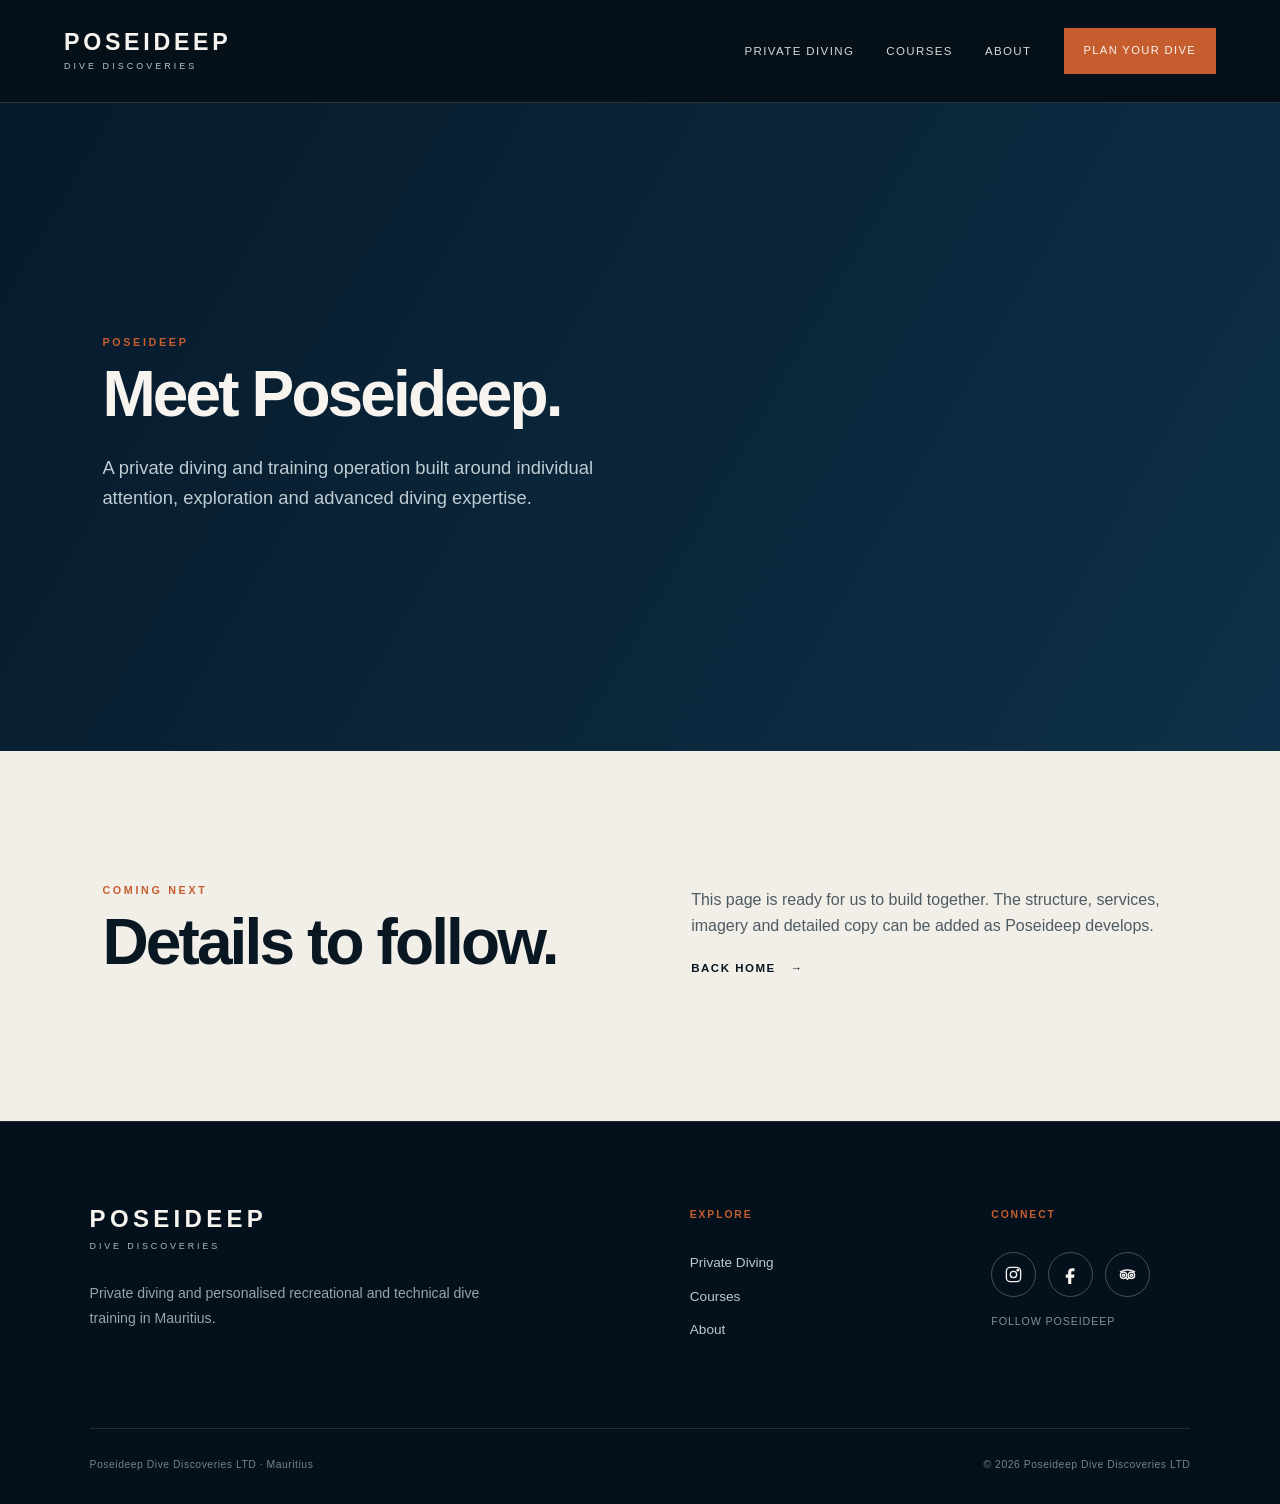
<file: pages/about.html>
<!DOCTYPE html>
<html lang="en">
<head>
  <meta charset="UTF-8">
  <meta name="viewport" content="width=device-width, initial-scale=1.0">
  <title>About | Poseideep</title>
  <link rel="stylesheet" href="../css/style.css">
</head>
<body>
<header class="site-header" style="position:relative;background:#061019">
  <a class="brand" href="../index.html"><span class="brand-main">POSEIDEEP</span><span class="brand-sub">DIVE DISCOVERIES</span></a>
  <button class="menu-toggle" aria-label="Open navigation" aria-expanded="false"><span></span><span></span><span></span></button>
  <nav class="main-nav">
    <a href="private-diving.html">Private Diving</a><a href="courses.html">Courses</a><a href="about.html">About</a>
    <a class="nav-cta" href="contact.html">Plan Your Dive</a>
  </nav>
</header>
<main>
<section class="statement" style="min-height:72vh">
  <div><p class="eyebrow">Poseideep</p><h2>Meet Poseideep.</h2><p>A private diving and training operation built around individual attention, exploration and advanced diving expertise.</p></div>
</section>
<section class="about-teaser">
  <div><p class="eyebrow">Coming Next</p><h2>Details to follow.</h2></div>
  <div><p>This page is ready for us to build together. The structure, services, imagery and detailed copy can be added as Poseideep develops.</p><a class="text-link" href="../index.html">Back Home <span>→</span></a></div>
</section>
</main>
<footer class="site-footer">

  <div class="footer-main">

    <!-- BRAND -->
    <div class="footer-identity">

      <a class="footer-logo" href="../index.html">
        <strong>POSEIDEEP</strong>
        <span>DIVE DISCOVERIES</span>
      </a>

      <p>
        Private diving and personalised recreational
        and technical dive training in Mauritius.
      </p>

    </div>


    <!-- EXPLORE -->
    <div class="footer-column">

      <p class="footer-heading">Explore</p>

      <a href="private-diving.html">Private Diving</a>
      <a href="courses.html">Courses</a>
      <a href="about.html">About</a>

    </div>


    <!-- CONNECT -->
    <div class="footer-column footer-connect">

      <p class="footer-heading">Connect</p>

      <div class="social-links">

        <!-- INSTAGRAM -->
        <a href="#"
           class="social-link"
           aria-label="Instagram"
           title="Instagram">

          <svg viewBox="0 0 24 24" aria-hidden="true">
            <rect x="3" y="3" width="18" height="18" rx="5"></rect>
            <circle cx="12" cy="12" r="4"></circle>
            <circle cx="17.5" cy="6.5" r="1"></circle>
          </svg>

        </a>


        <!-- FACEBOOK -->
        <a href="#"
           class="social-link"
           aria-label="Facebook"
           title="Facebook">

          <svg viewBox="0 0 24 24" aria-hidden="true">
            <path d="M14 8h3V4h-3c-3 0-5 2-5 5v3H6v4h3v8h4v-8h3.5l.5-4h-4V9c0-.7.3-1 1-1z"></path>
          </svg>

        </a>


        <!-- TRIPADVISOR -->
        <a href="#"
           class="social-link social-tripadvisor"
           aria-label="Tripadvisor"
           title="Tripadvisor">

          <svg viewBox="0 0 24 24" aria-hidden="true">
            <circle cx="7" cy="13" r="4"></circle>
            <circle cx="17" cy="13" r="4"></circle>

            <circle cx="7" cy="13" r="1.4"></circle>
            <circle cx="17" cy="13" r="1.4"></circle>

            <path d="M3 8.5C5.5 7 8.5 6.3 12 6.3s6.5.7 9 2.2"></path>
            <path d="M10.5 16.5 12 18l1.5-1.5"></path>
          </svg>

        </a>

      </div>

      <p class="social-note">Follow Poseideep</p>

    </div>

  </div>


  <div class="footer-bottom">

    <p>
      Poseideep Dive Discoveries LTD · Mauritius
    </p>

    <p>
      © <span id="year"></span> Poseideep Dive Discoveries LTD
    </p>

  </div>

</footer>
<script src="../js/main.js"></script>
</body>
</html>
</file>
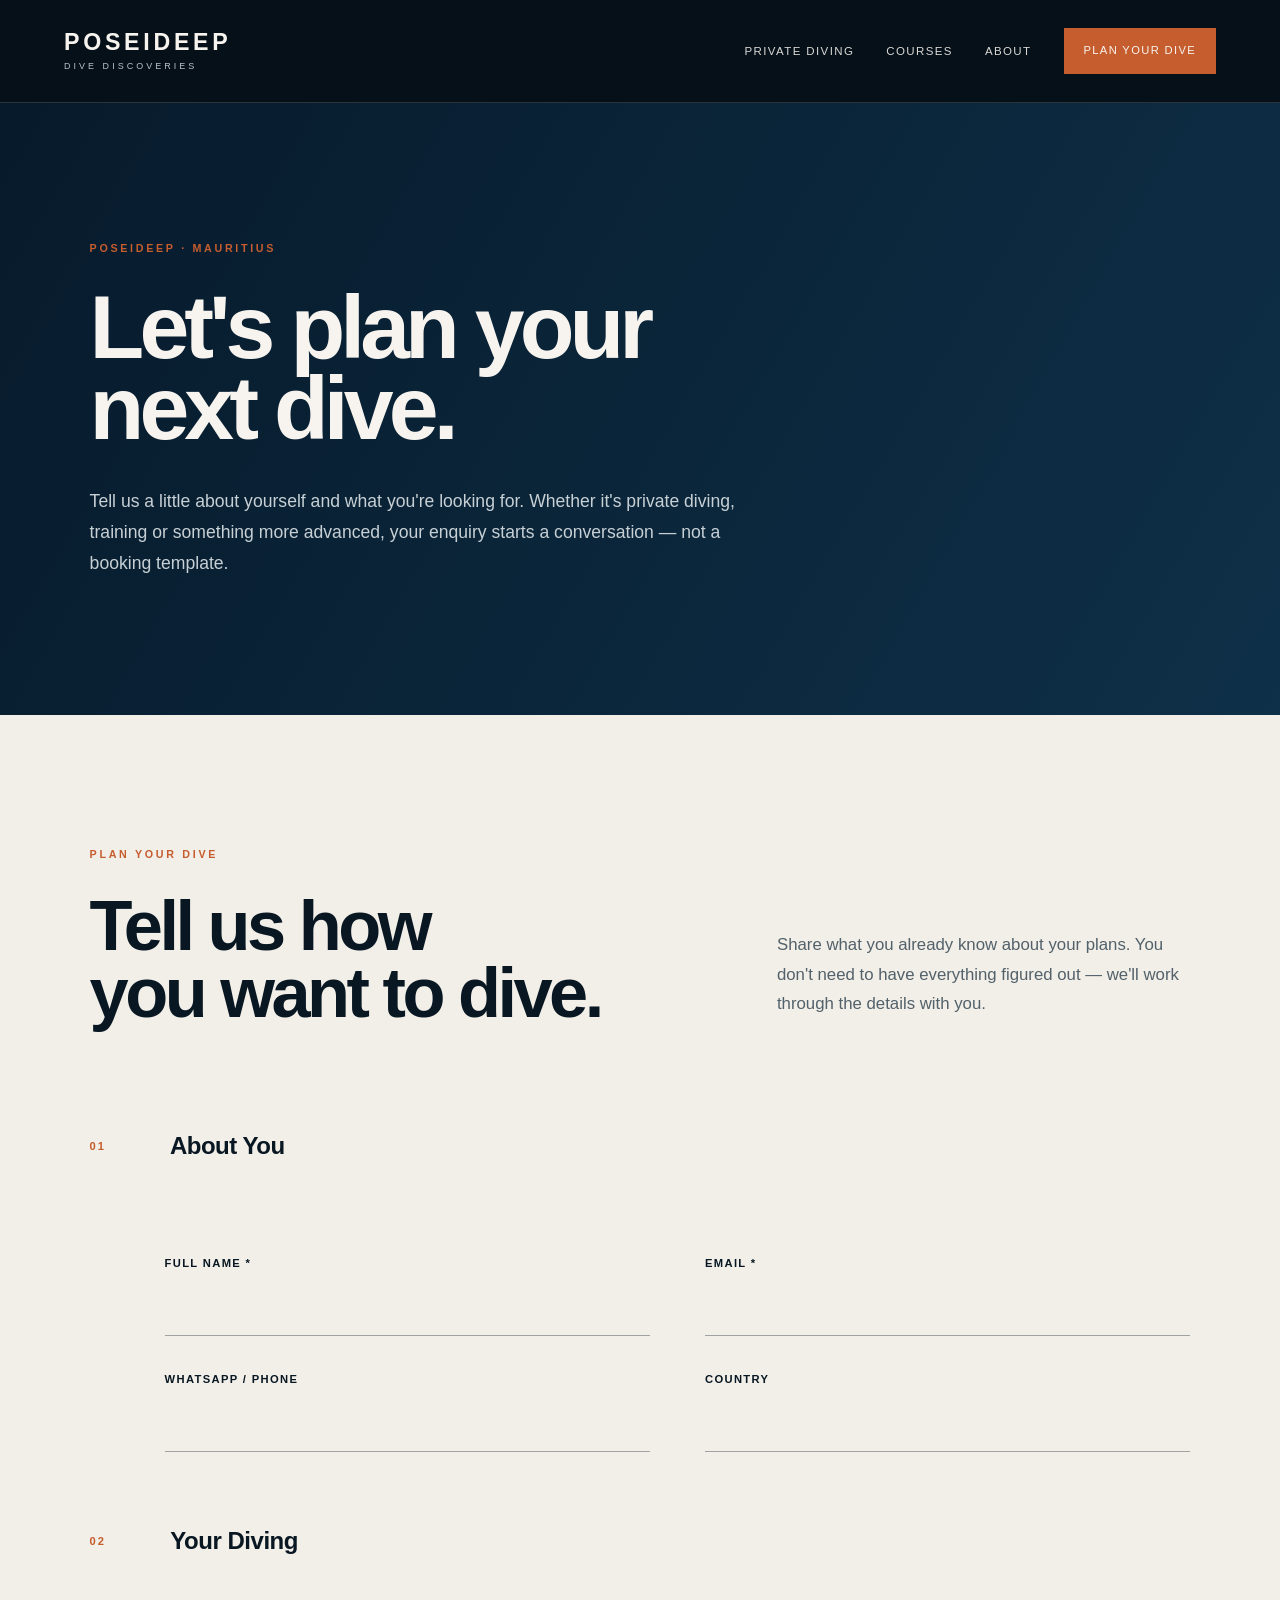
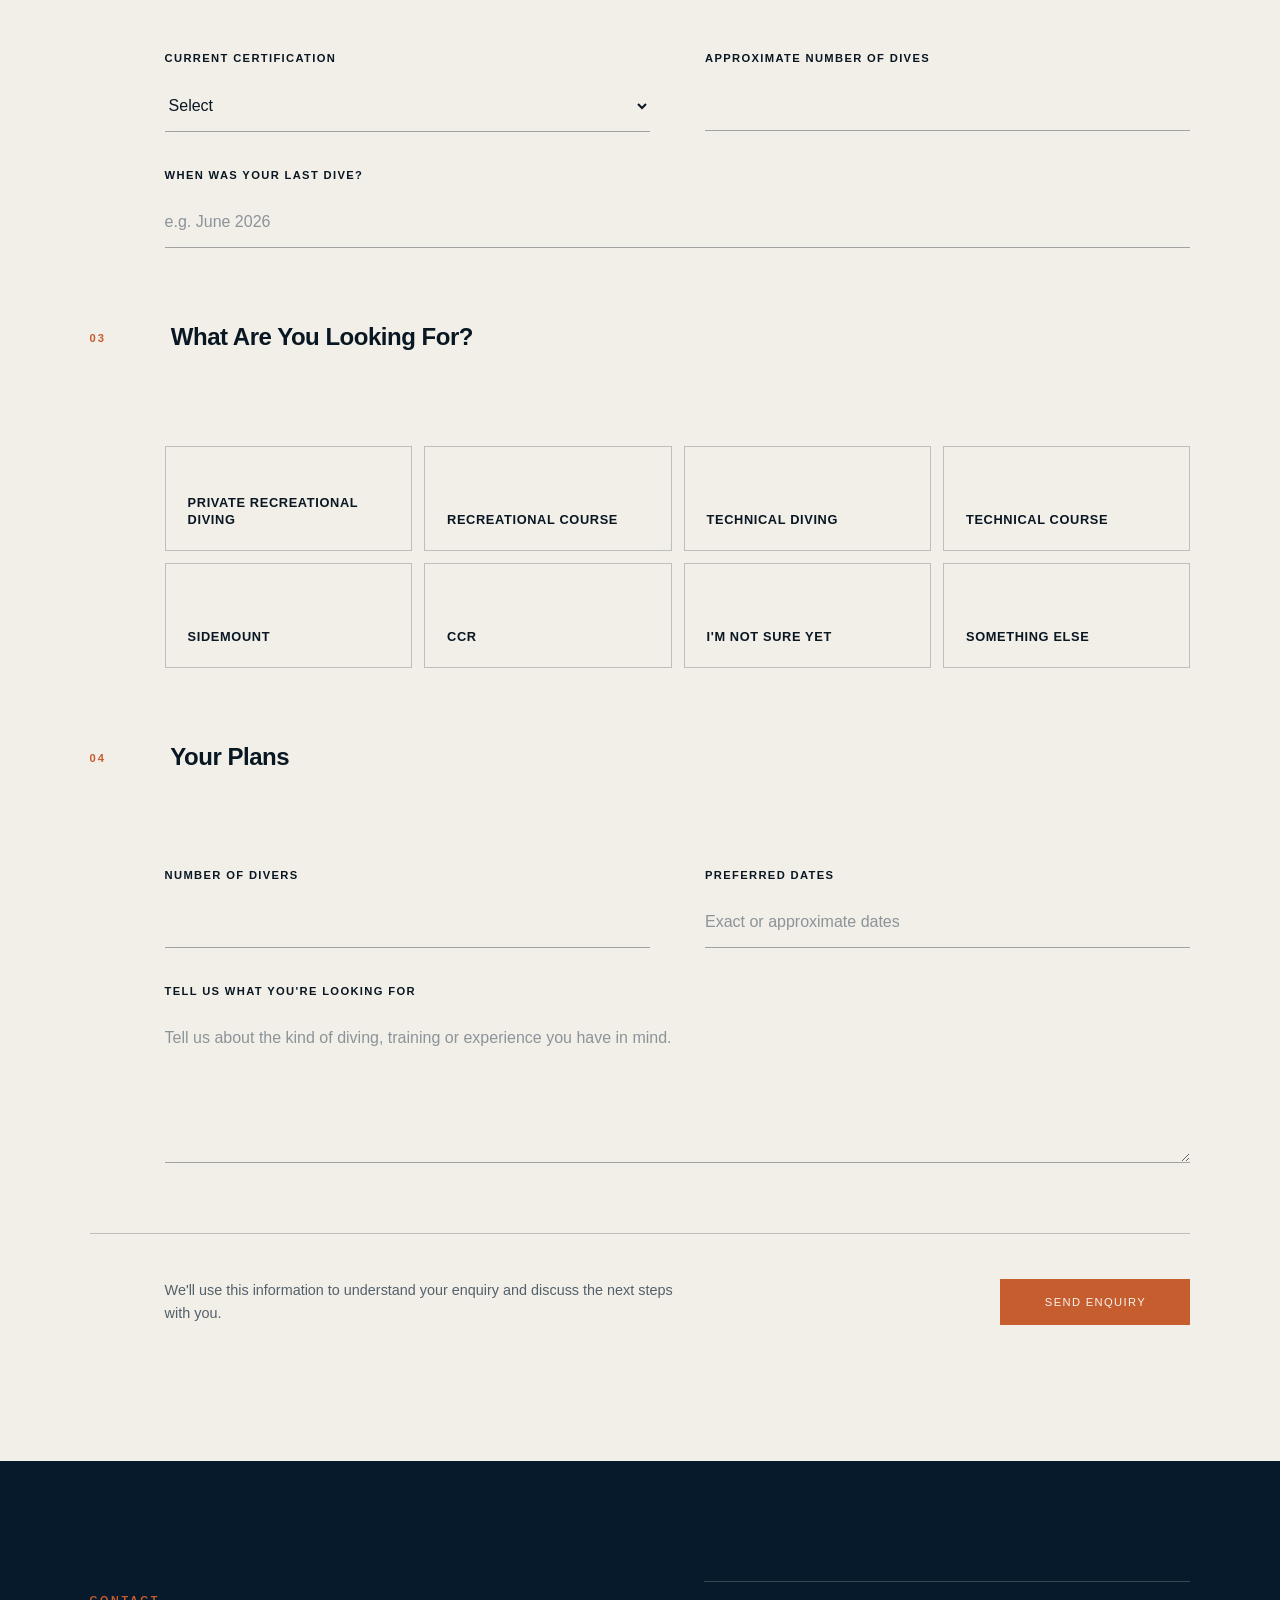
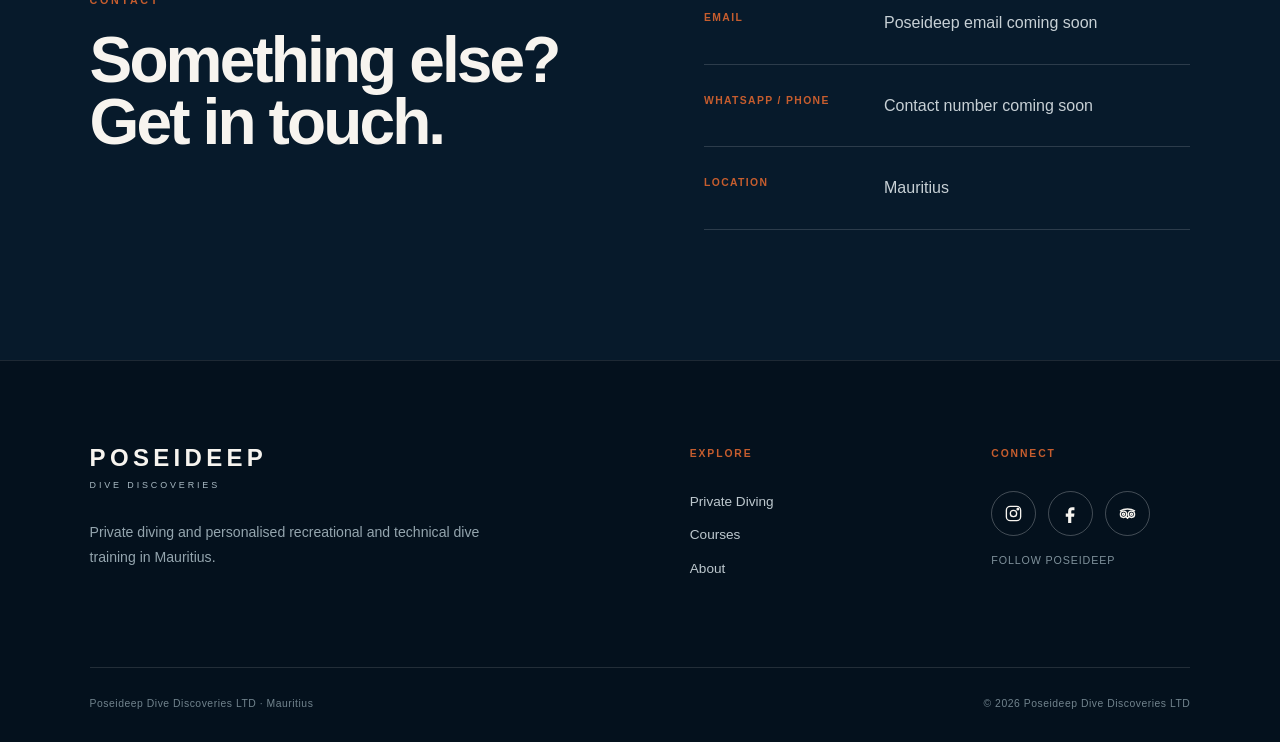
<file: pages/contact.html>
<!DOCTYPE html>
<html lang="en">
<head>
  <meta charset="UTF-8">
  <meta name="viewport" content="width=device-width, initial-scale=1.0">
  <meta name="description" content="Plan your private diving experience or contact Poseideep Dive Discoveries in Mauritius.">
  <title>Plan Your Dive | Poseideep</title>
  <link rel="stylesheet" href="../css/style.css">
</head>

<body>

<header class="site-header" style="position:relative;background:#061019">
  <a class="brand" href="../index.html">
    <span class="brand-main">POSEIDEEP</span>
    <span class="brand-sub">DIVE DISCOVERIES</span>
  </a>

  <button class="menu-toggle" aria-label="Open navigation" aria-expanded="false">
    <span></span><span></span><span></span>
  </button>

  <nav class="main-nav">
    <a href="private-diving.html">Private Diving</a>
    <a href="courses.html">Courses</a>
    <a href="about.html">About</a>
    <a class="nav-cta" href="contact.html#plan-your-dive">Plan Your Dive</a>
  </nav>
</header>


<main>

  <!-- PAGE INTRO -->
  <section class="contact-hero">

    <p class="eyebrow">Poseideep · Mauritius</p>

    <h1>
      Let's plan your<br>
      next dive.
    </h1>

    <p>
      Tell us a little about yourself and what you're looking for.
      Whether it's private diving, training or something more advanced,
      your enquiry starts a conversation — not a booking template.
    </p>

  </section>


  <!-- PLAN YOUR DIVE -->
  <section class="dive-enquiry" id="plan-your-dive">

    <div class="enquiry-intro">

      <p class="eyebrow">Plan Your Dive</p>

      <h2>
        Tell us how<br>
        you want to dive.
      </h2>

      <p>
        Share what you already know about your plans. You don't need
        to have everything figured out — we'll work through the details
        with you.
      </p>

    </div>


    <form class="dive-form">

      <!-- ABOUT YOU -->
      <fieldset>

        <legend>
          <span>01</span>
          About You
        </legend>

        <div class="form-grid">

          <div class="form-field">
            <label for="name">Full Name *</label>
            <input type="text" id="name" name="name" required>
          </div>

          <div class="form-field">
            <label for="email">Email *</label>
            <input type="email" id="email" name="email" required>
          </div>

          <div class="form-field">
            <label for="phone">WhatsApp / Phone</label>
            <input type="tel" id="phone" name="phone">
          </div>

          <div class="form-field">
            <label for="country">Country</label>
            <input type="text" id="country" name="country">
          </div>

        </div>

      </fieldset>


      <!-- YOUR DIVING -->
      <fieldset>

        <legend>
          <span>02</span>
          Your Diving
        </legend>

        <div class="form-grid">

          <div class="form-field">
            <label for="certification">Current Certification</label>

            <select id="certification" name="certification">
              <option value="">Select</option>
              <option>Not yet certified</option>
              <option>Open Water Diver</option>
              <option>Advanced Diver</option>
              <option>Rescue Diver</option>
              <option>Divemaster / Professional</option>
              <option>Technical Diver</option>
              <option>CCR Diver</option>
              <option>Other</option>
            </select>
          </div>

          <div class="form-field">
            <label for="dives">Approximate Number of Dives</label>
            <input type="number" id="dives" name="dives" min="0">
          </div>

          <div class="form-field form-wide">
            <label for="last-dive">When was your last dive?</label>
            <input type="text" id="last-dive" name="last-dive" placeholder="e.g. June 2026">
          </div>

        </div>

      </fieldset>


      <!-- INTEREST -->
      <fieldset>

        <legend>
          <span>03</span>
          What Are You Looking For?
        </legend>

        <div class="interest-grid">

          <label class="interest-option">
            <input type="checkbox" name="interest" value="Private Recreational Diving">
            <span>Private Recreational Diving</span>
          </label>

          <label class="interest-option">
            <input type="checkbox" name="interest" value="Recreational Course">
            <span>Recreational Course</span>
          </label>

          <label class="interest-option">
            <input type="checkbox" name="interest" value="Technical Diving">
            <span>Technical Diving</span>
          </label>

          <label class="interest-option">
            <input type="checkbox" name="interest" value="Technical Course">
            <span>Technical Course</span>
          </label>

          <label class="interest-option">
            <input type="checkbox" name="interest" value="Sidemount">
            <span>Sidemount</span>
          </label>

          <label class="interest-option">
            <input type="checkbox" name="interest" value="CCR">
            <span>CCR</span>
          </label>

          <label class="interest-option">
            <input type="checkbox" name="interest" value="Not Sure">
            <span>I'm Not Sure Yet</span>
          </label>

          <label class="interest-option">
            <input type="checkbox" name="interest" value="Other">
            <span>Something Else</span>
          </label>

        </div>

      </fieldset>


      <!-- YOUR PLANS -->
      <fieldset>

        <legend>
          <span>04</span>
          Your Plans
        </legend>

        <div class="form-grid">

          <div class="form-field">
            <label for="divers">Number of Divers</label>
            <input type="number" id="divers" name="divers" min="1">
          </div>

          <div class="form-field">
            <label for="dates">Preferred Dates</label>
            <input type="text" id="dates" name="dates" placeholder="Exact or approximate dates">
          </div>

          <div class="form-field form-wide">
            <label for="message">Tell Us What You're Looking For</label>

            <textarea
              id="message"
              name="message"
              rows="6"
              placeholder="Tell us about the kind of diving, training or experience you have in mind."
            ></textarea>
          </div>

        </div>

      </fieldset>


      <div class="form-submit">

        <p>
          We'll use this information to understand your enquiry and
          discuss the next steps with you.
        </p>

        <button type="submit" class="button button-primary">
          Send Enquiry
        </button>

      </div>

    </form>

  </section>


  <!-- GENERAL CONTACT -->
  <section class="general-contact">

    <div>
      <p class="eyebrow">Contact</p>

      <h2>
        Something else?<br>
        Get in touch.
      </h2>
    </div>

    <div class="contact-details">

      <div class="contact-detail">
        <span>Email</span>
        <p>Poseideep email coming soon</p>
      </div>

      <div class="contact-detail">
        <span>WhatsApp / Phone</span>
        <p>Contact number coming soon</p>
      </div>

      <div class="contact-detail">
        <span>Location</span>
        <p>Mauritius</p>
      </div>

    </div>

  </section>

</main>


<footer class="site-footer">

  <div class="footer-main">

    <!-- BRAND -->
    <div class="footer-identity">

      <a class="footer-logo" href="../index.html">
        <strong>POSEIDEEP</strong>
        <span>DIVE DISCOVERIES</span>
      </a>

      <p>
        Private diving and personalised recreational
        and technical dive training in Mauritius.
      </p>

    </div>


    <!-- EXPLORE -->
    <div class="footer-column">

      <p class="footer-heading">Explore</p>

      <a href="private-diving.html">Private Diving</a>
      <a href="courses.html">Courses</a>
      <a href="about.html">About</a>

    </div>


    <!-- CONNECT -->
    <div class="footer-column footer-connect">

      <p class="footer-heading">Connect</p>

      <div class="social-links">

        <!-- INSTAGRAM -->
        <a href="#"
           class="social-link"
           aria-label="Instagram"
           title="Instagram">

          <svg viewBox="0 0 24 24" aria-hidden="true">
            <rect x="3" y="3" width="18" height="18" rx="5"></rect>
            <circle cx="12" cy="12" r="4"></circle>
            <circle cx="17.5" cy="6.5" r="1"></circle>
          </svg>

        </a>


        <!-- FACEBOOK -->
        <a href="#"
           class="social-link"
           aria-label="Facebook"
           title="Facebook">

          <svg viewBox="0 0 24 24" aria-hidden="true">
            <path d="M14 8h3V4h-3c-3 0-5 2-5 5v3H6v4h3v8h4v-8h3.5l.5-4h-4V9c0-.7.3-1 1-1z"></path>
          </svg>

        </a>


        <!-- TRIPADVISOR -->
        <a href="#"
           class="social-link social-tripadvisor"
           aria-label="Tripadvisor"
           title="Tripadvisor">

          <svg viewBox="0 0 24 24" aria-hidden="true">
            <circle cx="7" cy="13" r="4"></circle>
            <circle cx="17" cy="13" r="4"></circle>

            <circle cx="7" cy="13" r="1.4"></circle>
            <circle cx="17" cy="13" r="1.4"></circle>

            <path d="M3 8.5C5.5 7 8.5 6.3 12 6.3s6.5.7 9 2.2"></path>
            <path d="M10.5 16.5 12 18l1.5-1.5"></path>
          </svg>

        </a>

      </div>

      <p class="social-note">Follow Poseideep</p>

    </div>

  </div>


  <div class="footer-bottom">

    <p>
      Poseideep Dive Discoveries LTD · Mauritius
    </p>

    <p>
      © <span id="year"></span> Poseideep Dive Discoveries LTD
    </p>

  </div>

</footer>

<script src="../js/main.js"></script>

</body>
</html>
</file>
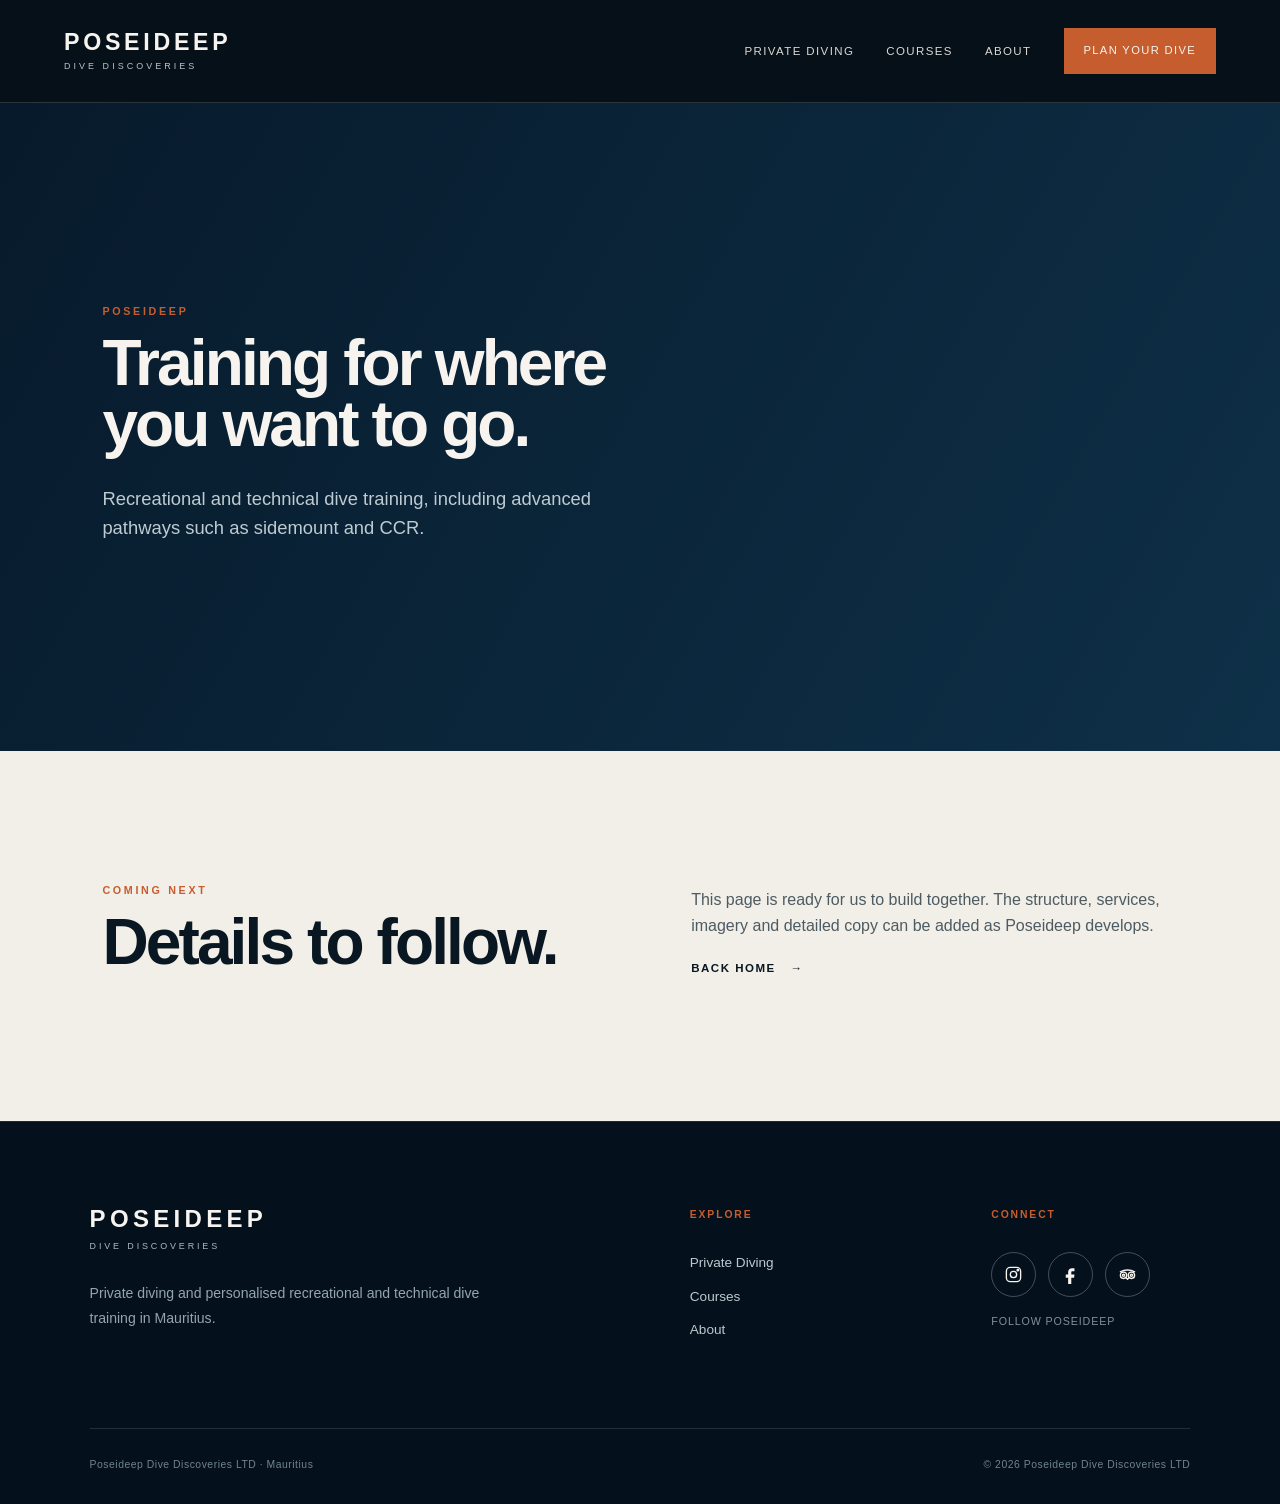
<file: pages/courses.html>
<!DOCTYPE html>
<html lang="en">
<head>
  <meta charset="UTF-8">
  <meta name="viewport" content="width=device-width, initial-scale=1.0">
  <title>Courses | Poseideep</title>
  <link rel="stylesheet" href="../css/style.css">
</head>
<body>
<header class="site-header" style="position:relative;background:#061019">
  <a class="brand" href="../index.html"><span class="brand-main">POSEIDEEP</span><span class="brand-sub">DIVE DISCOVERIES</span></a>
  <button class="menu-toggle" aria-label="Open navigation" aria-expanded="false"><span></span><span></span><span></span></button>
  <nav class="main-nav">
    <a href="private-diving.html">Private Diving</a><a href="courses.html">Courses</a><a href="about.html">About</a>
    <a class="nav-cta" href="contact.html">Plan Your Dive</a>
  </nav>
</header>
<main>
<section class="statement" style="min-height:72vh">
  <div><p class="eyebrow">Poseideep</p><h2>Training for where<br>you want to go.</h2><p>Recreational and technical dive training, including advanced pathways such as sidemount and CCR.</p></div>
</section>
<section class="about-teaser">
  <div><p class="eyebrow">Coming Next</p><h2>Details to follow.</h2></div>
  <div><p>This page is ready for us to build together. The structure, services, imagery and detailed copy can be added as Poseideep develops.</p><a class="text-link" href="../index.html">Back Home <span>→</span></a></div>
</section>
</main>
<footer class="site-footer">

  <div class="footer-main">

    <!-- BRAND -->
    <div class="footer-identity">

      <a class="footer-logo" href="../index.html">
        <strong>POSEIDEEP</strong>
        <span>DIVE DISCOVERIES</span>
      </a>

      <p>
        Private diving and personalised recreational
        and technical dive training in Mauritius.
      </p>

    </div>


    <!-- EXPLORE -->
    <div class="footer-column">

      <p class="footer-heading">Explore</p>

      <a href="private-diving.html">Private Diving</a>
      <a href="courses.html">Courses</a>
      <a href="about.html">About</a>

    </div>


    <!-- CONNECT -->
    <div class="footer-column footer-connect">

      <p class="footer-heading">Connect</p>

      <div class="social-links">

        <!-- INSTAGRAM -->
        <a href="#"
           class="social-link"
           aria-label="Instagram"
           title="Instagram">

          <svg viewBox="0 0 24 24" aria-hidden="true">
            <rect x="3" y="3" width="18" height="18" rx="5"></rect>
            <circle cx="12" cy="12" r="4"></circle>
            <circle cx="17.5" cy="6.5" r="1"></circle>
          </svg>

        </a>


        <!-- FACEBOOK -->
        <a href="#"
           class="social-link"
           aria-label="Facebook"
           title="Facebook">

          <svg viewBox="0 0 24 24" aria-hidden="true">
            <path d="M14 8h3V4h-3c-3 0-5 2-5 5v3H6v4h3v8h4v-8h3.5l.5-4h-4V9c0-.7.3-1 1-1z"></path>
          </svg>

        </a>


        <!-- TRIPADVISOR -->
        <a href="#"
           class="social-link social-tripadvisor"
           aria-label="Tripadvisor"
           title="Tripadvisor">

          <svg viewBox="0 0 24 24" aria-hidden="true">
            <circle cx="7" cy="13" r="4"></circle>
            <circle cx="17" cy="13" r="4"></circle>

            <circle cx="7" cy="13" r="1.4"></circle>
            <circle cx="17" cy="13" r="1.4"></circle>

            <path d="M3 8.5C5.5 7 8.5 6.3 12 6.3s6.5.7 9 2.2"></path>
            <path d="M10.5 16.5 12 18l1.5-1.5"></path>
          </svg>

        </a>

      </div>

      <p class="social-note">Follow Poseideep</p>

    </div>

  </div>


  <div class="footer-bottom">

    <p>
      Poseideep Dive Discoveries LTD · Mauritius
    </p>

    <p>
      © <span id="year"></span> Poseideep Dive Discoveries LTD
    </p>

  </div>

</footer>
<script src="../js/main.js"></script>
</body>
</html>
</file>
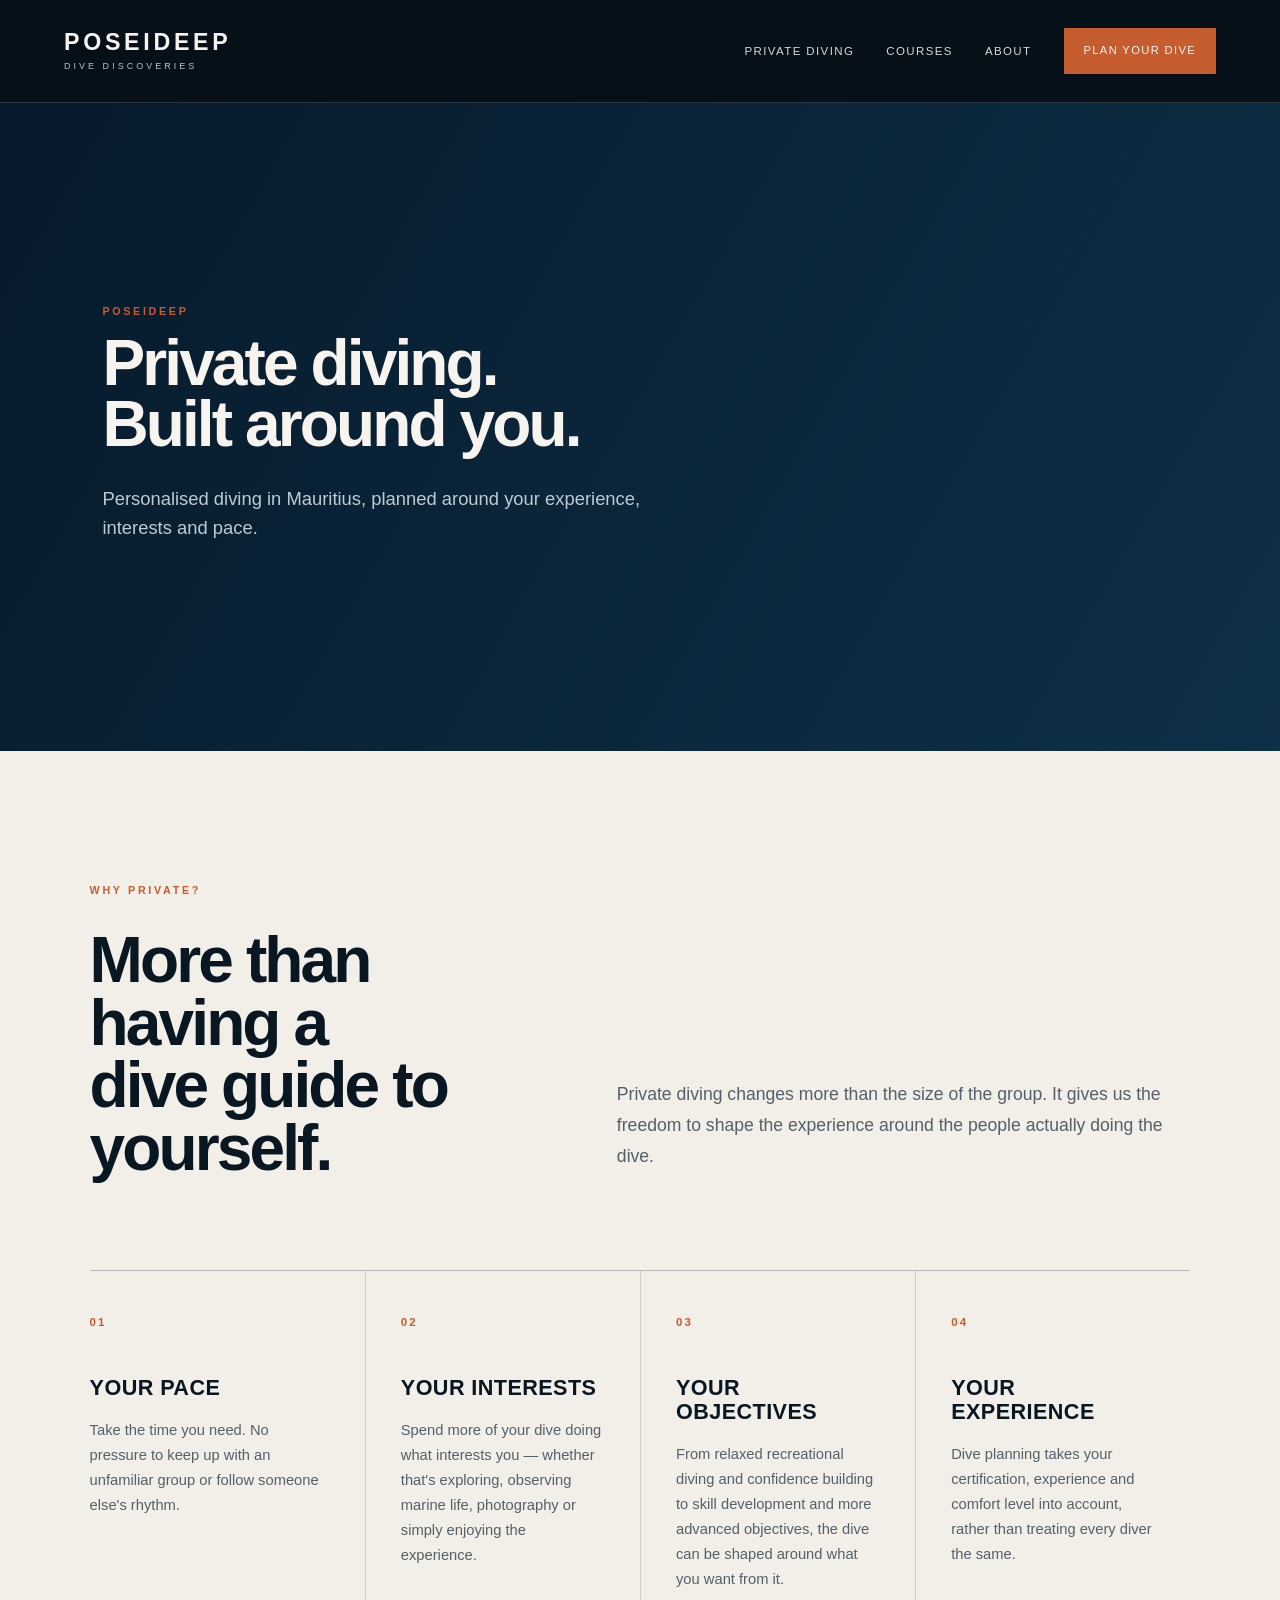
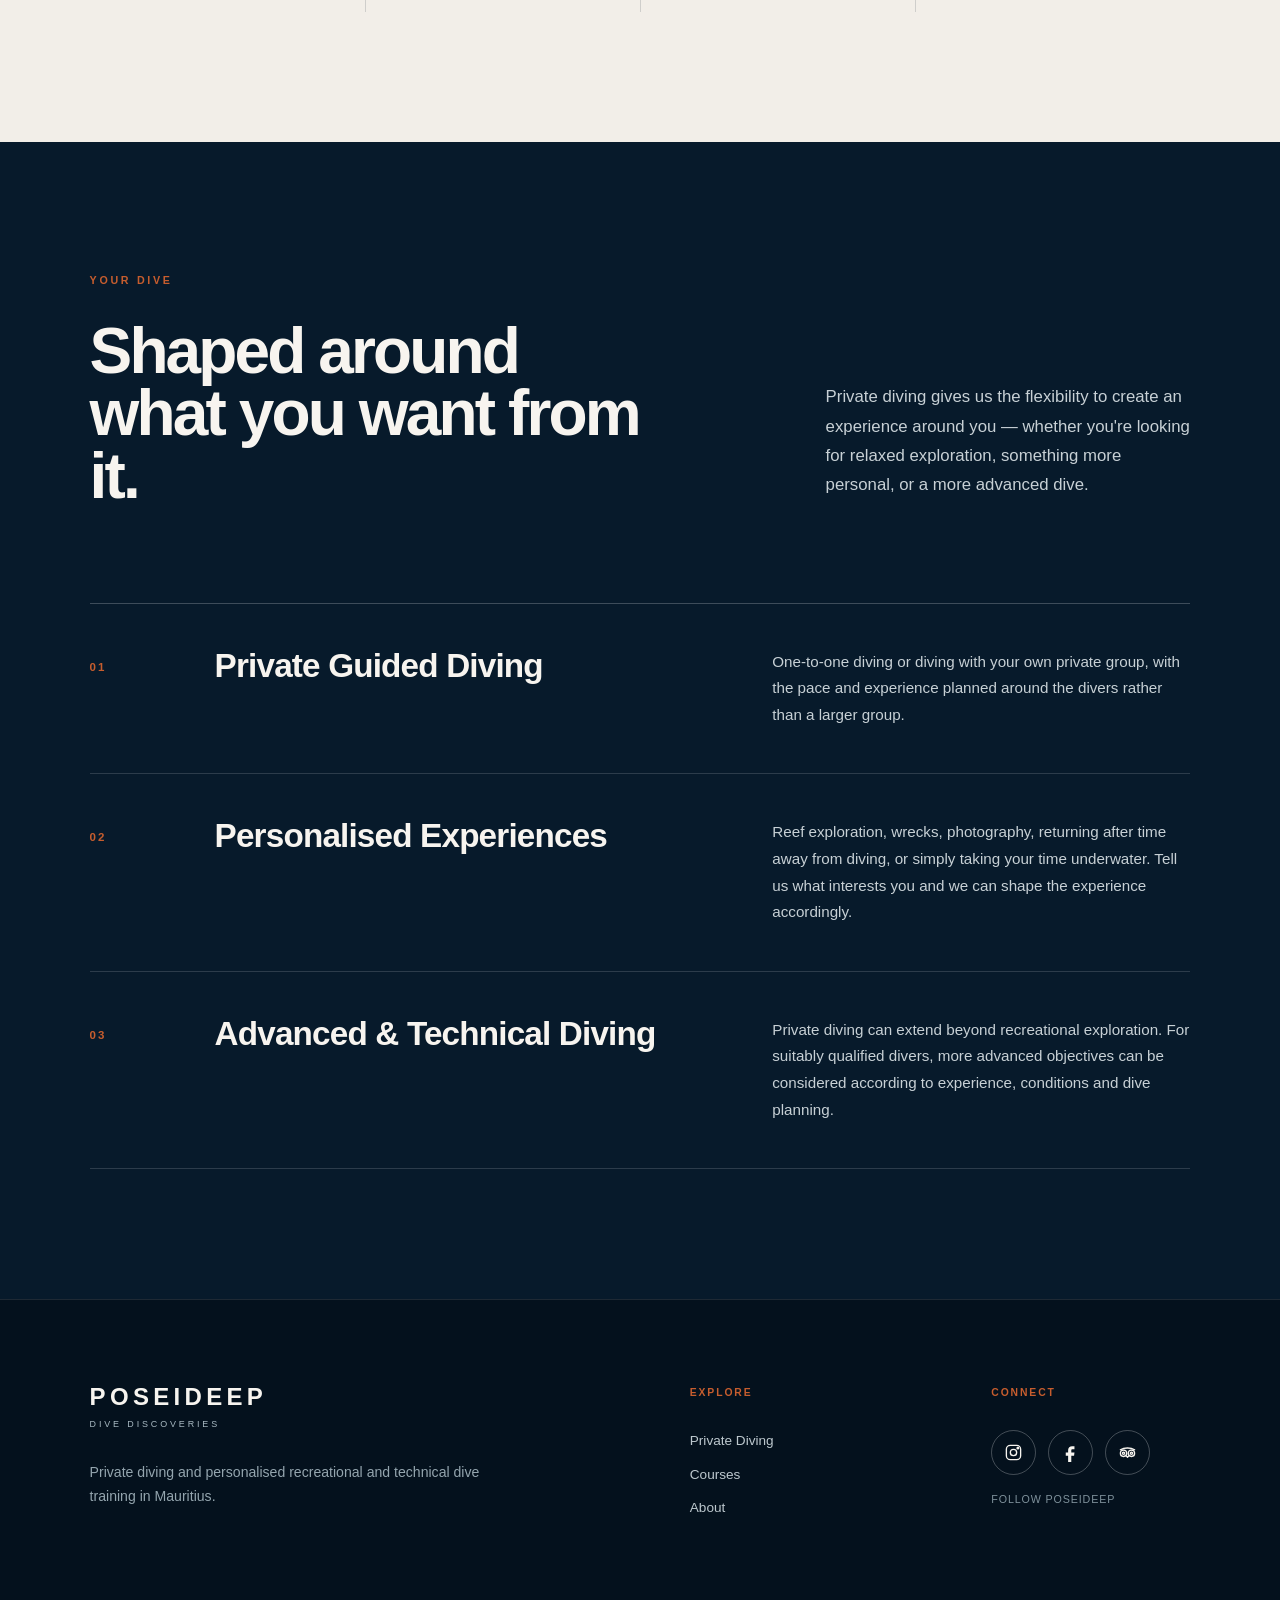
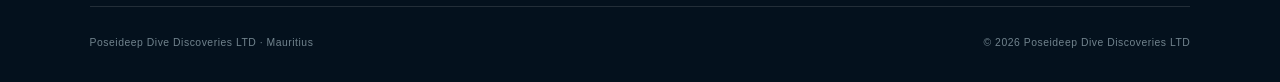
<file: pages/private-diving.html>
<!DOCTYPE html>
<html lang="en">
<head>
  <meta charset="UTF-8">
  <meta name="viewport" content="width=device-width, initial-scale=1.0">
  <title>Private Diving | Poseideep</title>
  <link rel="stylesheet" href="../css/style.css">
</head>
<body>
<header class="site-header" style="position:relative;background:#061019">
  <a class="brand" href="../index.html"><span class="brand-main">POSEIDEEP</span><span class="brand-sub">DIVE DISCOVERIES</span></a>
  <button class="menu-toggle" aria-label="Open navigation" aria-expanded="false"><span></span><span></span><span></span></button>
  <nav class="main-nav">
    <a href="private-diving.html">Private Diving</a><a href="courses.html">Courses</a><a href="about.html">About</a>
    <a class="nav-cta" href="contact.html">Plan Your Dive</a>
  </nav>
</header>
<main>
<section class="statement" style="min-height:72vh">
  <div><p class="eyebrow">Poseideep</p><h2>Private diving.<br>Built around you.</h2><p>Personalised diving in Mauritius, planned around your experience, interests and pace.</p></div>
</section>
<section class="why-private">

  <div class="why-private-intro">
    <p class="eyebrow">Why Private?</p>

    <h2>
      More than having a<br>
      dive guide to yourself.
    </h2>

    <p class="why-private-lead">
      Private diving changes more than the size of the group.
      It gives us the freedom to shape the experience around
      the people actually doing the dive.
    </p>
  </div>

  <div class="why-private-grid">

    <div class="why-item">
      <span class="why-number">01</span>
      <h3>Your Pace</h3>
      <p>
        Take the time you need. No pressure to keep up with an
        unfamiliar group or follow someone else's rhythm.
      </p>
    </div>

    <div class="why-item">
      <span class="why-number">02</span>
      <h3>Your Interests</h3>
      <p>
        Spend more of your dive doing what interests you — whether
        that's exploring, observing marine life, photography or simply
        enjoying the experience.
      </p>
    </div>

    <div class="why-item">
      <span class="why-number">03</span>
      <h3>Your Objectives</h3>
      <p>
        From relaxed recreational diving and confidence building to
        skill development and more advanced objectives, the dive can
        be shaped around what you want from it.
      </p>
    </div>

    <div class="why-item">
      <span class="why-number">04</span>
      <h3>Your Experience</h3>
      <p>
        Dive planning takes your certification, experience and comfort
        level into account, rather than treating every diver the same.
      </p>
    </div>

  </div>

</section>
<!-- PRIVATE DIVING EXPERIENCES -->
<section class="private-experiences">

  <div class="private-experiences-header">
    <p class="eyebrow">Your Dive</p>

    <h2>
      Shaped around<br>
      what you want from it.
    </h2>

    <p>
      Private diving gives us the flexibility to create an experience
      around you — whether you're looking for relaxed exploration,
      something more personal, or a more advanced dive.
    </p>
  </div>

  <div class="experience-list">

    <div class="experience-item">
      <span class="experience-number">01</span>

      <div class="experience-title">
        <h3>Private Guided Diving</h3>
      </div>

      <div class="experience-description">
        <p>
          One-to-one diving or diving with your own private group,
          with the pace and experience planned around the divers
          rather than a larger group.
        </p>
      </div>
    </div>


    <div class="experience-item">
      <span class="experience-number">02</span>

      <div class="experience-title">
        <h3>Personalised Experiences</h3>
      </div>

      <div class="experience-description">
        <p>
          Reef exploration, wrecks, photography, returning after
          time away from diving, or simply taking your time underwater.
          Tell us what interests you and we can shape the experience
          accordingly.
        </p>
      </div>
    </div>


    <div class="experience-item">
      <span class="experience-number">03</span>

      <div class="experience-title">
        <h3>Advanced &amp; Technical Diving</h3>
      </div>

      <div class="experience-description">
        <p>
          Private diving can extend beyond recreational exploration.
          For suitably qualified divers, more advanced objectives can
          be considered according to experience, conditions and dive
          planning.
        </p>
      </div>
    </div>

  </div>

</section>
</main>
<footer class="site-footer">

  <div class="footer-main">

    <!-- BRAND -->
    <div class="footer-identity">

      <a class="footer-logo" href="../index.html">
        <strong>POSEIDEEP</strong>
        <span>DIVE DISCOVERIES</span>
      </a>

      <p>
        Private diving and personalised recreational
        and technical dive training in Mauritius.
      </p>

    </div>


    <!-- EXPLORE -->
    <div class="footer-column">

      <p class="footer-heading">Explore</p>

      <a href="private-diving.html">Private Diving</a>
      <a href="courses.html">Courses</a>
      <a href="about.html">About</a>

    </div>


    <!-- CONNECT -->
    <div class="footer-column footer-connect">

      <p class="footer-heading">Connect</p>

      <div class="social-links">

        <!-- INSTAGRAM -->
        <a href="#"
           class="social-link"
           aria-label="Instagram"
           title="Instagram">

          <svg viewBox="0 0 24 24" aria-hidden="true">
            <rect x="3" y="3" width="18" height="18" rx="5"></rect>
            <circle cx="12" cy="12" r="4"></circle>
            <circle cx="17.5" cy="6.5" r="1"></circle>
          </svg>

        </a>


        <!-- FACEBOOK -->
        <a href="#"
           class="social-link"
           aria-label="Facebook"
           title="Facebook">

          <svg viewBox="0 0 24 24" aria-hidden="true">
            <path d="M14 8h3V4h-3c-3 0-5 2-5 5v3H6v4h3v8h4v-8h3.5l.5-4h-4V9c0-.7.3-1 1-1z"></path>
          </svg>

        </a>


        <!-- TRIPADVISOR -->
        <a href="#"
           class="social-link social-tripadvisor"
           aria-label="Tripadvisor"
           title="Tripadvisor">

          <svg viewBox="0 0 24 24" aria-hidden="true">
            <circle cx="7" cy="13" r="4"></circle>
            <circle cx="17" cy="13" r="4"></circle>

            <circle cx="7" cy="13" r="1.4"></circle>
            <circle cx="17" cy="13" r="1.4"></circle>

            <path d="M3 8.5C5.5 7 8.5 6.3 12 6.3s6.5.7 9 2.2"></path>
            <path d="M10.5 16.5 12 18l1.5-1.5"></path>
          </svg>

        </a>

      </div>

      <p class="social-note">Follow Poseideep</p>

    </div>

  </div>


  <div class="footer-bottom">

    <p>
      Poseideep Dive Discoveries LTD · Mauritius
    </p>

    <p>
      © <span id="year"></span> Poseideep Dive Discoveries LTD
    </p>

  </div>

</footer>
<script src="../js/main.js"></script>
</body>
</html>
</file>
<file: css/style.css>
* {
    box-sizing: border-box
}

html {
    scroll-behavior: smooth
}

body {
    margin: 0;
    background: #061019;
    color: #f5f7f8;
    font-family: Arial, Helvetica, sans-serif;
    line-height: 1.6
}

a {
    color: inherit;
    text-decoration: none
}

.site-header {
    position: absolute;
    z-index: 20;
    top: 0;
    left: 0;
    width: 100%;
    display: flex;
    align-items: center;
    justify-content: space-between;
    padding: 28px 5vw;
    border-bottom: 1px solid rgba(255, 255, 255, .15)
}

.brand {
    display: flex;
    flex-direction: column;
    line-height: 1
}

.brand-main {
    font-size: 1.45rem;
    font-weight: 800;
    letter-spacing: .16em
}

.brand-sub {
    margin-top: 7px;
    font-size: .56rem;
    letter-spacing: .34em;
    color: #b8c5cc
}

.main-nav {
    display: flex;
    align-items: center;
    gap: 2rem;
    text-transform: uppercase;
    font-size: .72rem;
    letter-spacing: .12em
}

.main-nav>a:not(.nav-cta) {
    opacity: .88
}

.main-nav>a:hover {
    opacity: 1
}

.nav-cta,
.button {
    border: 1px solid rgba(255, 255, 255, .7);
    padding: 13px 19px;
    text-transform: uppercase;
    font-size: .7rem;
    letter-spacing: .12em
}

.nav-cta {
    background: #fff;
    color: #07121a
}

.menu-toggle {
    display: none;
    background: none;
    border: 0;
    padding: 5px
}

.menu-toggle span {
    display: block;
    width: 25px;
    height: 1px;
    background: #fff;
    margin: 6px
}

.hero {
    height: 100vh;
    min-height: 650px;
    position: relative;
    display: flex;
    align-items: center;
    overflow: hidden
}

.hero-video {
    position: absolute;
    width: 100%;
    height: 100%;
    object-fit: cover;
    inset: 0;
    background: #0b2737
}

.hero-overlay {
    position: absolute;
    inset: 0;
    background: linear-gradient(90deg, rgba(3, 10, 15, .82) 0%, rgba(3, 10, 15, .42) 52%, rgba(3, 10, 15, .2) 100%), linear-gradient(0deg, rgba(3, 10, 15, .5), transparent 50%)
}

.hero-content {
    position: relative;
    z-index: 2;
    width: min(760px, 90%);
    margin-left: 7vw;
    margin-top: 60px
}

.eyebrow {
    text-transform: uppercase;
    letter-spacing: .25em;
    font-size: .67rem;
    font-weight: bold;
    color: #8cc9df
}

.hero h1 {
    font-size: clamp(3.8rem, 8vw, 8rem);
    line-height: .88;
    letter-spacing: -.055em;
    margin: .18em 0 .28em;
    max-width: 900px
}

.hero-copy {
    font-size: clamp(1rem, 1.6vw, 1.3rem);
    max-width: 590px;
    color: #d7e0e4
}

.hero-actions {
    display: flex;
    gap: 12px;
    margin-top: 35px;
    flex-wrap: wrap
}

.button {
    display: inline-block;
    padding: 16px 23px
}

.button-primary {
    background: #f7f9fa;
    color: #07121a;
    border-color: #f7f9fa
}

.button-ghost {
    background: transparent;
    color: white
}

.scroll-cue {
    position: absolute;
    z-index: 3;
    bottom: 35px;
    right: 5vw;
    text-transform: uppercase;
    font-size: .62rem;
    letter-spacing: .2em
}

.scroll-cue span {
    font-size: 1rem;
    margin-left: 8px
}

.feature {
    display: grid;
    grid-template-columns: 1.15fr .85fr;
    min-height: 720px
}

.feature-image {
    min-height: 620px
}

.placeholder-image {
    background: linear-gradient(135deg, #0b2838, #163d50);
    display: flex;
    align-items: center;
    justify-content: center;
    color: rgba(255, 255, 255, .42);
    text-transform: uppercase;
    letter-spacing: .16em;
    font-size: .65rem
}

.feature-copy {
    padding: 10vw 8vw;
    display: flex;
    flex-direction: column;
    justify-content: center;
    background: #091722
}

.feature h2,
.courses-section h2,
.statement h2,
.about-teaser h2,
.final-cta h2 {
    font-size: clamp(2.7rem, 5vw, 5.7rem);
    line-height: .95;
    letter-spacing: -.045em;
    margin: .2em 0 .45em
}

.feature-copy>p:not(.eyebrow) {
    max-width: 520px;
    color: #bfcbd1
}

.feature-copy .lead {
    font-size: 1.25rem;
    color: #fff !important
}

.text-link {
    margin-top: 25px;
    text-transform: uppercase;
    letter-spacing: .13em;
    font-size: .72rem;
    font-weight: bold
}

.text-link span {
    margin-left: 10px
}

.courses-section {
    padding: 110px 5vw 120px;
    background: #eef2f3;
    color: #07121a
}

.courses-section .eyebrow {
    color: #28718b
}

.section-heading {
    max-width: 850px;
    margin-bottom: 60px
}

.course-grid {
    display: grid;
    grid-template-columns: 1fr 1fr;
    gap: 18px
}

.course-card {
    height: 620px;
    position: relative;
    overflow: hidden
}

.card-bg {
    position: absolute;
    inset: 0
}

.card-shade {
    position: absolute;
    inset: 0;
    background: linear-gradient(0deg, rgba(3, 10, 15, .82), rgba(3, 10, 15, .05) 65%)
}

.card-content {
    position: absolute;
    z-index: 2;
    bottom: 0;
    padding: 45px;
    color: white
}

.card-content p {
    text-transform: uppercase;
    font-size: .62rem;
    letter-spacing: .2em;
    color: #a9d4e3
}

.card-content h3 {
    font-size: clamp(2rem, 3.2vw, 3.5rem);
    line-height: 1;
    margin: 7px 0 13px
}

.card-content span {
    color: #d5dde1
}

.statement {
    min-height: 680px;
    padding: 100px 8vw;
    display: flex;
    align-items: center;
    background: linear-gradient(120deg, #07141e, #0b2b3d)
}

.statement>div {
    max-width: 800px
}

.statement p:last-child {
    max-width: 560px;
    color: #becbd1;
    font-size: 1.15rem
}

.about-teaser {
    display: grid;
    grid-template-columns: 1fr 1fr;
    gap: 8vw;
    padding: 120px 8vw;
    background: #f4f6f6;
    color: #07121a
}

.about-teaser .eyebrow {
    color: #28718b
}

.about-teaser p {
    max-width: 520px;
    color: #4d5b62
}

.final-cta {
    text-align: center;
    padding: 140px 5vw;
    background: #081722
}

.final-cta p:not(.eyebrow) {
    color: #b9c6cc;
    margin-bottom: 35px
}

.final-cta h2 {
    margin-bottom: .2em
}

footer {
    padding: 60px 5vw 35px;
    background: #040b10;
    border-top: 1px solid rgba(255, 255, 255, .1);
    color: #9eabb2;
    font-size: .78rem
}

.footer-brand {
    display: flex;
    flex-direction: column;
    color: #fff;
    margin-bottom: 25px
}

.footer-brand strong {
    letter-spacing: .15em;
    font-size: 1.1rem
}

.footer-brand span {
    letter-spacing: .22em;
    font-size: .55rem;
    margin-top: 5px
}

.copyright {
    margin-top: 35px;
    font-size: .68rem
}

@media(max-width:850px) {
    .site-header {
        padding: 22px 6vw
    }

    .main-nav {
        display: none;
        position: absolute;
        top: 100%;
        left: 0;
        width: 100%;
        background: #061019;
        padding: 30px 6vw;
        flex-direction: column;
        align-items: flex-start
    }

    .main-nav.open {
        display: flex
    }

    .menu-toggle {
        display: block
    }

    .hero-content {
        margin-left: 6vw
    }

    .hero h1 {
        font-size: clamp(3.3rem, 16vw, 6rem)
    }

    .feature {
        grid-template-columns: 1fr
    }

    .feature-image {
        min-height: 60vh
    }

    .feature-copy {
        padding: 90px 7vw
    }

    .course-grid {
        grid-template-columns: 1fr
    }

    .course-card {
        height: 70vh;
        min-height: 500px
    }

    .about-teaser {
        grid-template-columns: 1fr;
        gap: 20px;
        padding: 90px 7vw
    }

    .statement {
        padding: 90px 7vw
    }

    .courses-section {
        padding: 90px 6vw
    }

    .scroll-cue {
        display: none
    }
}

@media(max-width:500px) {
    .brand-main {
        font-size: 1.15rem
    }

    .brand-sub {
        font-size: .48rem
    }

    .hero {
        min-height: 700px
    }

    .hero-actions {
        flex-direction: column;
        align-items: flex-start
    }

    .button {
        width: 100%;
        text-align: center
    }

    .course-card {
        height: 560px
    }

    .card-content {
        padding: 30px
    }
}
/* =========================================================
   POSEIDEEP COLOUR PALETTE
   Deep Navy + Burnt Orange + Warm Sand
   ========================================================= */

:root {
  --navy-deep: #071A2B;
  --navy-ocean: #0E3048;
  --orange: #C65D2E;
  --orange-light: #E0783E;
  --sand: #F2EEE8;
  --off-white: #F7F4EF;
  --ink: #081722;
  --muted-light: #C7D0D5;
}

/* Main site */
body {
  background: var(--navy-deep);
  color: var(--off-white);
}

/* Navigation CTA */
.nav-cta {
  background: var(--orange);
  border-color: var(--orange);
  color: var(--off-white);
  transition: background 0.25s ease, border-color 0.25s ease;
}

.nav-cta:hover {
  background: var(--orange-light);
  border-color: var(--orange-light);
}

/* Small section labels */
.eyebrow {
  color: var(--orange);
}

/* Main buttons */
.button-primary {
  background: var(--orange);
  border-color: var(--orange);
  color: var(--off-white);
  transition: background 0.25s ease, border-color 0.25s ease;
}

.button-primary:hover {
  background: var(--orange-light);
  border-color: var(--orange-light);
}

/* Private diving section */
.feature-copy {
  background: var(--navy-deep);
}

.feature-copy > p:not(.eyebrow) {
  color: var(--muted-light);
}

/* Image placeholders for now */
.placeholder-image {
  background:
    linear-gradient(
      135deg,
      var(--navy-ocean),
      var(--navy-deep)
    );
}

/* Courses section */
.courses-section {
  background: var(--sand);
  color: var(--ink);
}

.courses-section .eyebrow {
  color: var(--orange);
}

/* Large experience section */
.statement {
  background:
    linear-gradient(
      120deg,
      var(--navy-deep),
      var(--navy-ocean)
    );
}

/* About section */
.about-teaser {
  background: var(--sand);
  color: var(--ink);
}

.about-teaser .eyebrow {
  color: var(--orange);
}

/* Text links */
.text-link {
  transition: color 0.2s ease;
}

.text-link:hover {
  color: var(--orange);
}

/* Final call to action */
.final-cta {
  background: var(--navy-deep);
}

/* Footer */
footer {
  background: #04111D;
}

/* Mobile navigation */
@media (max-width: 850px) {
  .main-nav {
    background: var(--navy-deep);
  }
}
/* =========================================================
   WHY PRIVATE SECTION
   ========================================================= */

.why-private {
  background: var(--sand);
  color: var(--ink);
  padding: 120px 7vw 130px;
}

/* Intro */

.why-private-intro {
  display: grid;
  grid-template-columns: 1fr 1.35fr;
  column-gap: 8vw;
  align-items: end;
  margin-bottom: 90px;
}

.why-private-intro .eyebrow {
  grid-column: 1 / -1;
  margin-bottom: 30px;
}

.why-private-intro h2 {
  margin: 0;
  max-width: 720px;

  font-size: clamp(3rem, 5vw, 5.5rem);
  line-height: 0.98;
  letter-spacing: -0.045em;
}

.why-private-lead {
  max-width: 560px;
  margin: 0 0 8px;

  font-size: 1.1rem;
  line-height: 1.75;
  color: #52616a;
}


/* Four principles */

.why-private-grid {
  display: grid;
  grid-template-columns: repeat(4, 1fr);
  gap: 0;

  border-top: 1px solid rgba(8, 23, 34, 0.25);
}

.why-item {
  position: relative;
  padding: 42px 35px 20px 0;
  min-height: 270px;
}

.why-item:not(:first-child) {
  padding-left: 35px;
  border-left: 1px solid rgba(8, 23, 34, 0.15);
}

.why-number {
  display: block;
  margin-bottom: 45px;

  color: var(--orange);
  font-size: 0.72rem;
  font-weight: 700;
  letter-spacing: 0.18em;
}

.why-item h3 {
  margin: 0 0 18px;

  color: var(--ink);
  font-size: 1.35rem;
  line-height: 1.1;
  text-transform: uppercase;
  letter-spacing: 0.02em;
}

.why-item p {
  margin: 0;
  max-width: 300px;

  color: #52616a;
  font-size: 0.92rem;
  line-height: 1.7;
}


/* Subtle interaction */

.why-item {
  transition:
    transform 0.25s ease,
    border-color 0.25s ease;
}

.why-item:hover {
  transform: translateY(-5px);
}

.why-item:hover .why-number {
  color: var(--orange-light);
}


/* Tablet */

@media (max-width: 1000px) {

  .why-private {
    padding: 95px 7vw 105px;
  }

  .why-private-intro {
    grid-template-columns: 1fr;
    row-gap: 35px;
    margin-bottom: 70px;
  }

  .why-private-grid {
    grid-template-columns: repeat(2, 1fr);
  }

  .why-item {
    padding: 35px 30px 45px 0;
    border-bottom: 1px solid rgba(8, 23, 34, 0.15);
  }

  .why-item:not(:first-child) {
    padding-left: 30px;
  }

  .why-item:nth-child(3) {
    padding-left: 0;
    border-left: none;
  }

}


/* Mobile */

@media (max-width: 600px) {

  .why-private {
    padding: 75px 7vw 80px;
  }

  .why-private-intro h2 {
    font-size: clamp(2.7rem, 12vw, 4rem);
  }

  .why-private-grid {
    grid-template-columns: 1fr;
  }

  .why-item,
  .why-item:not(:first-child),
  .why-item:nth-child(3) {
    min-height: auto;
    padding: 32px 0 38px;
    border-left: none;
    border-bottom: 1px solid rgba(8, 23, 34, 0.15);
  }

  .why-number {
    margin-bottom: 25px;
  }

  .why-item p {
    max-width: 100%;
  }

}
/* =========================================================
   PRIVATE DIVING EXPERIENCES
   ========================================================= */

.private-experiences {
  background: var(--navy-deep);
  color: var(--off-white);
  padding: 120px 7vw 130px;
}


/* Section introduction */

.private-experiences-header {
  display: grid;
  grid-template-columns: 1.25fr 0.75fr;
  column-gap: 10vw;
  align-items: end;

  margin-bottom: 95px;
}

.private-experiences-header .eyebrow {
  grid-column: 1 / -1;
  margin-bottom: 30px;
}

.private-experiences-header h2 {
  margin: 0;
  max-width: 850px;

  font-size: clamp(3rem, 5vw, 5.5rem);
  line-height: 0.98;
  letter-spacing: -0.045em;
}

.private-experiences-header > p:last-child {
  max-width: 520px;
  margin: 0 0 8px;

  color: var(--muted-light);
  font-size: 1.05rem;
  line-height: 1.75;
}


/* Experience rows */

.experience-list {
  border-top: 1px solid rgba(255, 255, 255, 0.22);
}

.experience-item {
  display: grid;
  grid-template-columns: 90px 1fr 0.8fr;
  gap: 35px;
  align-items: start;

  padding: 45px 0;

  border-bottom: 1px solid rgba(255, 255, 255, 0.15);

  transition:
    padding-left 0.25s ease,
    background 0.25s ease;
}

.experience-number {
  color: var(--orange);

  font-size: 0.72rem;
  font-weight: 700;
  letter-spacing: 0.18em;

  padding-top: 9px;
}

.experience-title h3 {
  margin: 0;

  color: var(--off-white);
  font-size: clamp(1.7rem, 2.6vw, 3rem);
  line-height: 1.05;
  letter-spacing: -0.025em;
}

.experience-description p {
  max-width: 520px;
  margin: 0;

  color: var(--muted-light);
  font-size: 0.95rem;
  line-height: 1.75;
}


/* Subtle desktop interaction */

.experience-item:hover {
  padding-left: 15px;
}

.experience-item:hover .experience-title h3 {
  color: var(--orange-light);
}


/* Tablet */

@media (max-width: 900px) {

  .private-experiences {
    padding: 95px 7vw 105px;
  }

  .private-experiences-header {
    grid-template-columns: 1fr;
    row-gap: 35px;

    margin-bottom: 70px;
  }

  .experience-item {
    grid-template-columns: 60px 1fr;
  }

  .experience-description {
    grid-column: 2;
  }

}


/* Mobile */

@media (max-width: 600px) {

  .private-experiences {
    padding: 75px 7vw 80px;
  }

  .private-experiences-header h2 {
    font-size: clamp(2.7rem, 12vw, 4rem);
  }

  .experience-item {
    display: block;
    padding: 35px 0;
  }

  .experience-number {
    display: block;
    margin-bottom: 22px;
  }

  .experience-title h3 {
    margin-bottom: 20px;
  }

  .experience-description p {
    max-width: 100%;
  }

  .experience-item:hover {
    padding-left: 0;
  }

}
/* =========================================================
   CONTACT / PLAN YOUR DIVE PAGE
   ========================================================= */


/* ---------------------------------------------------------
   CONTACT HERO
   --------------------------------------------------------- */

.contact-hero {
  min-height: 68vh;
  padding: 110px 7vw 120px;

  display: flex;
  flex-direction: column;
  justify-content: center;

  background:
    linear-gradient(
      120deg,
      var(--navy-deep),
      var(--navy-ocean)
    );

  color: var(--off-white);
}

.contact-hero .eyebrow {
  margin-bottom: 30px;
}

.contact-hero h1 {
  margin: 0 0 38px;
  max-width: 950px;

  font-size: clamp(4rem, 7vw, 7.5rem);
  line-height: 0.9;
  letter-spacing: -0.055em;
}

.contact-hero > p:last-child {
  max-width: 660px;
  margin: 0;

  color: var(--muted-light);
  font-size: 1.1rem;
  line-height: 1.75;
}


/* ---------------------------------------------------------
   ENQUIRY SECTION
   --------------------------------------------------------- */

.dive-enquiry {
  background: var(--sand);
  color: var(--ink);

  padding: 120px 7vw 135px;
}


/* Intro */

.enquiry-intro {
  display: grid;
  grid-template-columns: 1.15fr 0.85fr;
  column-gap: 10vw;
  align-items: end;

  margin-bottom: 100px;
}

.enquiry-intro .eyebrow {
  grid-column: 1 / -1;
  margin-bottom: 30px;
}

.enquiry-intro h2 {
  margin: 0;
  max-width: 800px;

  font-size: clamp(3.2rem, 5.5vw, 6rem);
  line-height: 0.95;
  letter-spacing: -0.05em;
}

.enquiry-intro > p:last-child {
  max-width: 520px;
  margin: 0 0 8px;

  color: #52616a;
  font-size: 1.05rem;
  line-height: 1.75;
}


/* ---------------------------------------------------------
   FORM
   --------------------------------------------------------- */

.dive-form {
  width: 100%;
}

.dive-form fieldset {
  margin: 0;
  padding: 55px 0 70px;

  border: 0;
  border-top: 1px solid rgba(8, 23, 34, 0.22);
}

.dive-form legend {
  width: 100%;
  padding: 0 0 35px;

  color: var(--ink);

  font-size: 1.5rem;
  font-weight: 700;
  letter-spacing: -0.02em;
}

.dive-form legend span {
  display: inline-block;
  width: 75px;

  color: var(--orange);

  font-size: 0.7rem;
  letter-spacing: 0.18em;
  vertical-align: middle;
}


/* Two-column fields */

.form-grid {
  display: grid;
  grid-template-columns: repeat(2, 1fr);
  gap: 35px 55px;

  padding-left: 75px;
}

.form-field {
  display: flex;
  flex-direction: column;
}

.form-wide {
  grid-column: 1 / -1;
}


/* Labels */

.form-field label {
  margin-bottom: 12px;

  color: var(--ink);

  font-size: 0.7rem;
  font-weight: 700;
  letter-spacing: 0.12em;
  text-transform: uppercase;
}


/* Inputs */

.form-field input,
.form-field select,
.form-field textarea {
  width: 100%;

  padding: 16px 0;

  background: transparent;

  border: 0;
  border-bottom: 1px solid rgba(8, 23, 34, 0.35);

  border-radius: 0;

  color: var(--ink);

  font-family: inherit;
  font-size: 1rem;

  outline: none;

  transition:
    border-color 0.2s ease,
    padding-left 0.2s ease;
}

.form-field textarea {
  resize: vertical;
  min-height: 150px;
}


/* Placeholder */

.form-field input::placeholder,
.form-field textarea::placeholder {
  color: #8b9499;
}


/* Focus */

.form-field input:focus,
.form-field select:focus,
.form-field textarea:focus {
  border-bottom-color: var(--orange);
}


/* ---------------------------------------------------------
   INTEREST OPTIONS
   --------------------------------------------------------- */

.interest-grid {
  display: grid;
  grid-template-columns: repeat(4, 1fr);
  gap: 12px;

  padding-left: 75px;
}

.interest-option {
  position: relative;

  min-height: 105px;
  padding: 22px;

  display: flex;
  align-items: flex-end;

  border: 1px solid rgba(8, 23, 34, 0.22);

  cursor: pointer;

  transition:
    background 0.2s ease,
    border-color 0.2s ease,
    transform 0.2s ease;
}


/* Hide default checkbox */

.interest-option input {
  position: absolute;
  opacity: 0;
  pointer-events: none;
}


/* Option text */

.interest-option span {
  color: var(--ink);

  font-size: 0.8rem;
  font-weight: 700;
  line-height: 1.35;

  text-transform: uppercase;
  letter-spacing: 0.05em;
}


/* Hover */

.interest-option:hover {
  border-color: var(--orange);
  transform: translateY(-3px);
}


/* Selected */

.interest-option:has(input:checked) {
  background: var(--navy-deep);
  border-color: var(--navy-deep);
}

.interest-option:has(input:checked) span {
  color: var(--off-white);
}


/* Orange selection indicator */

.interest-option:has(input:checked)::before {
  content: "";

  position: absolute;
  top: 18px;
  right: 18px;

  width: 8px;
  height: 8px;

  background: var(--orange);
  border-radius: 50%;
}


/* ---------------------------------------------------------
   FORM SUBMIT
   --------------------------------------------------------- */

.form-submit {
  display: flex;
  align-items: center;
  justify-content: space-between;

  gap: 40px;

  padding: 45px 0 0 75px;

  border-top: 1px solid rgba(8, 23, 34, 0.22);
}

.form-submit p {
  max-width: 520px;
  margin: 0;

  color: #52616a;
  font-size: 0.9rem;
  line-height: 1.65;
}

.form-submit .button {
  cursor: pointer;

  font-family: inherit;
  min-width: 190px;
}


/* ---------------------------------------------------------
   GENERAL CONTACT
   --------------------------------------------------------- */

.general-contact {
  display: grid;
  grid-template-columns: 1fr 1fr;
  gap: 10vw;

  padding: 120px 7vw 130px;

  background: var(--navy-deep);
  color: var(--off-white);
}

.general-contact h2 {
  margin: 20px 0 0;

  font-size: clamp(3rem, 5vw, 5.5rem);
  line-height: 0.97;
  letter-spacing: -0.045em;
}

.contact-details {
  border-top: 1px solid rgba(255, 255, 255, 0.2);
}

.contact-detail {
  display: grid;
  grid-template-columns: 150px 1fr;
  gap: 30px;

  padding: 28px 0;

  border-bottom: 1px solid rgba(255, 255, 255, 0.15);
}

.contact-detail span {
  color: var(--orange);

  font-size: 0.65rem;
  font-weight: 700;
  letter-spacing: 0.13em;
  text-transform: uppercase;
}

.contact-detail p {
  margin: 0;
  color: var(--muted-light);
}


/* =========================================================
   CONTACT PAGE — TABLET
   ========================================================= */

@media (max-width: 1000px) {

  .contact-hero {
    min-height: 60vh;
    padding: 90px 7vw;
  }

  .dive-enquiry {
    padding: 95px 7vw 105px;
  }

  .enquiry-intro {
    grid-template-columns: 1fr;
    row-gap: 35px;

    margin-bottom: 75px;
  }

  .interest-grid {
    grid-template-columns: repeat(2, 1fr);
  }

  .general-contact {
    grid-template-columns: 1fr;
    gap: 70px;

    padding: 95px 7vw 105px;
  }

}


/* =========================================================
   CONTACT PAGE — MOBILE
   ========================================================= */

@media (max-width: 650px) {

  .contact-hero {
    min-height: auto;
    padding: 90px 7vw;
  }

  .contact-hero h1 {
    font-size: clamp(3.2rem, 15vw, 5rem);
  }

  .dive-enquiry {
    padding: 75px 7vw 85px;
  }

  .enquiry-intro h2 {
    font-size: clamp(2.8rem, 12vw, 4.2rem);
  }

  .dive-form fieldset {
    padding: 42px 0 55px;
  }

  .dive-form legend span {
    display: block;
    width: auto;
    margin-bottom: 12px;
  }

  .form-grid {
    grid-template-columns: 1fr;
    gap: 30px;

    padding-left: 0;
  }

  .form-wide {
    grid-column: auto;
  }

  .interest-grid {
    grid-template-columns: 1fr;
    padding-left: 0;
  }

  .interest-option {
    min-height: 85px;
  }

  .form-submit {
    flex-direction: column;
    align-items: flex-start;

    padding-left: 0;
  }

  .form-submit .button {
    width: 100%;
  }

  .general-contact {
    padding: 75px 7vw 85px;
  }

  .contact-detail {
    grid-template-columns: 1fr;
    gap: 8px;
  }

}
/* =========================================================
   POSEIDEEP FOOTER
   ========================================================= */

.site-footer {
  background: #04111d;
  color: var(--off-white);
  padding: 85px 7vw 30px;
}


/* Main layout */

.footer-main {
  display: grid;
  grid-template-columns: 2fr 0.8fr 0.8fr;
  gap: 8vw;

  padding-bottom: 75px;
}


/* Brand */

.footer-logo {
  display: inline-flex;
  flex-direction: column;

  margin-bottom: 28px;
}

.footer-logo strong {
  font-size: 1.5rem;
  line-height: 1;

  letter-spacing: 0.18em;
}

.footer-logo span {
  margin-top: 8px;

  color: #a9bac3;

  font-size: 0.56rem;
  letter-spacing: 0.32em;
}

.footer-identity > p {
  max-width: 390px;
  margin: 0;

  color: #94a5ae;

  font-size: 0.88rem;
  line-height: 1.75;
}


/* Footer columns */

.footer-column {
  display: flex;
  flex-direction: column;
  align-items: flex-start;
}

.footer-heading {
  margin: 0 0 28px;

  color: var(--orange);

  font-size: 0.65rem;
  font-weight: 700;

  letter-spacing: 0.18em;
  text-transform: uppercase;
}

.footer-column > a {
  margin-bottom: 12px;

  color: #bdc8ce;

  font-size: 0.85rem;

  transition:
    color 0.2s ease,
    transform 0.2s ease;
}

.footer-column > a:hover {
  color: var(--off-white);
  transform: translateX(4px);
}


/* =========================================================
   SOCIAL MEDIA
   ========================================================= */

.social-links {
  display: flex;
  align-items: center;
  gap: 12px;
}

.social-link {
  width: 45px;
  height: 45px;

  display: flex;
  align-items: center;
  justify-content: center;

  border: 1px solid rgba(255, 255, 255, 0.25);
  border-radius: 50%;

  color: var(--off-white);

  transition:
    background 0.2s ease,
    border-color 0.2s ease,
    color 0.2s ease,
    transform 0.2s ease;
}

.social-link svg {
  width: 19px;
  height: 19px;

  fill: none;
  stroke: currentColor;
  stroke-width: 1.7;
  stroke-linecap: round;
  stroke-linejoin: round;
}


/* Facebook icon needs fill */

.social-link:nth-child(2) svg {
  fill: currentColor;
  stroke: none;
}


/* Hover */

.social-link:hover {
  background: var(--orange);
  border-color: var(--orange);
  color: var(--off-white);

  transform: translateY(-4px);
}

.social-note {
  margin: 16px 0 0;

  color: #7f919b;

  font-size: 0.67rem;
  letter-spacing: 0.08em;
  text-transform: uppercase;
}


/* =========================================================
   FOOTER BOTTOM
   ========================================================= */

.footer-bottom {
  display: flex;
  align-items: center;
  justify-content: space-between;

  gap: 30px;

  padding-top: 28px;

  border-top: 1px solid rgba(255, 255, 255, 0.12);
}

.footer-bottom p {
  margin: 0;

  color: #71838d;

  font-size: 0.65rem;
  letter-spacing: 0.05em;
}


/* =========================================================
   FOOTER TABLET
   ========================================================= */

@media (max-width: 850px) {

  .site-footer {
    padding: 70px 7vw 30px;
  }

  .footer-main {
    grid-template-columns: 1.5fr 1fr;
    gap: 60px;

    padding-bottom: 60px;
  }

  .footer-connect {
    grid-column: 1 / -1;
  }

}


/* =========================================================
   FOOTER MOBILE
   ========================================================= */

@media (max-width: 550px) {

  .footer-main {
    grid-template-columns: 1fr;
    gap: 50px;
  }

  .footer-connect {
    grid-column: auto;
  }

  .footer-bottom {
    flex-direction: column;
    align-items: flex-start;

    gap: 10px;
  }

}
</file>
